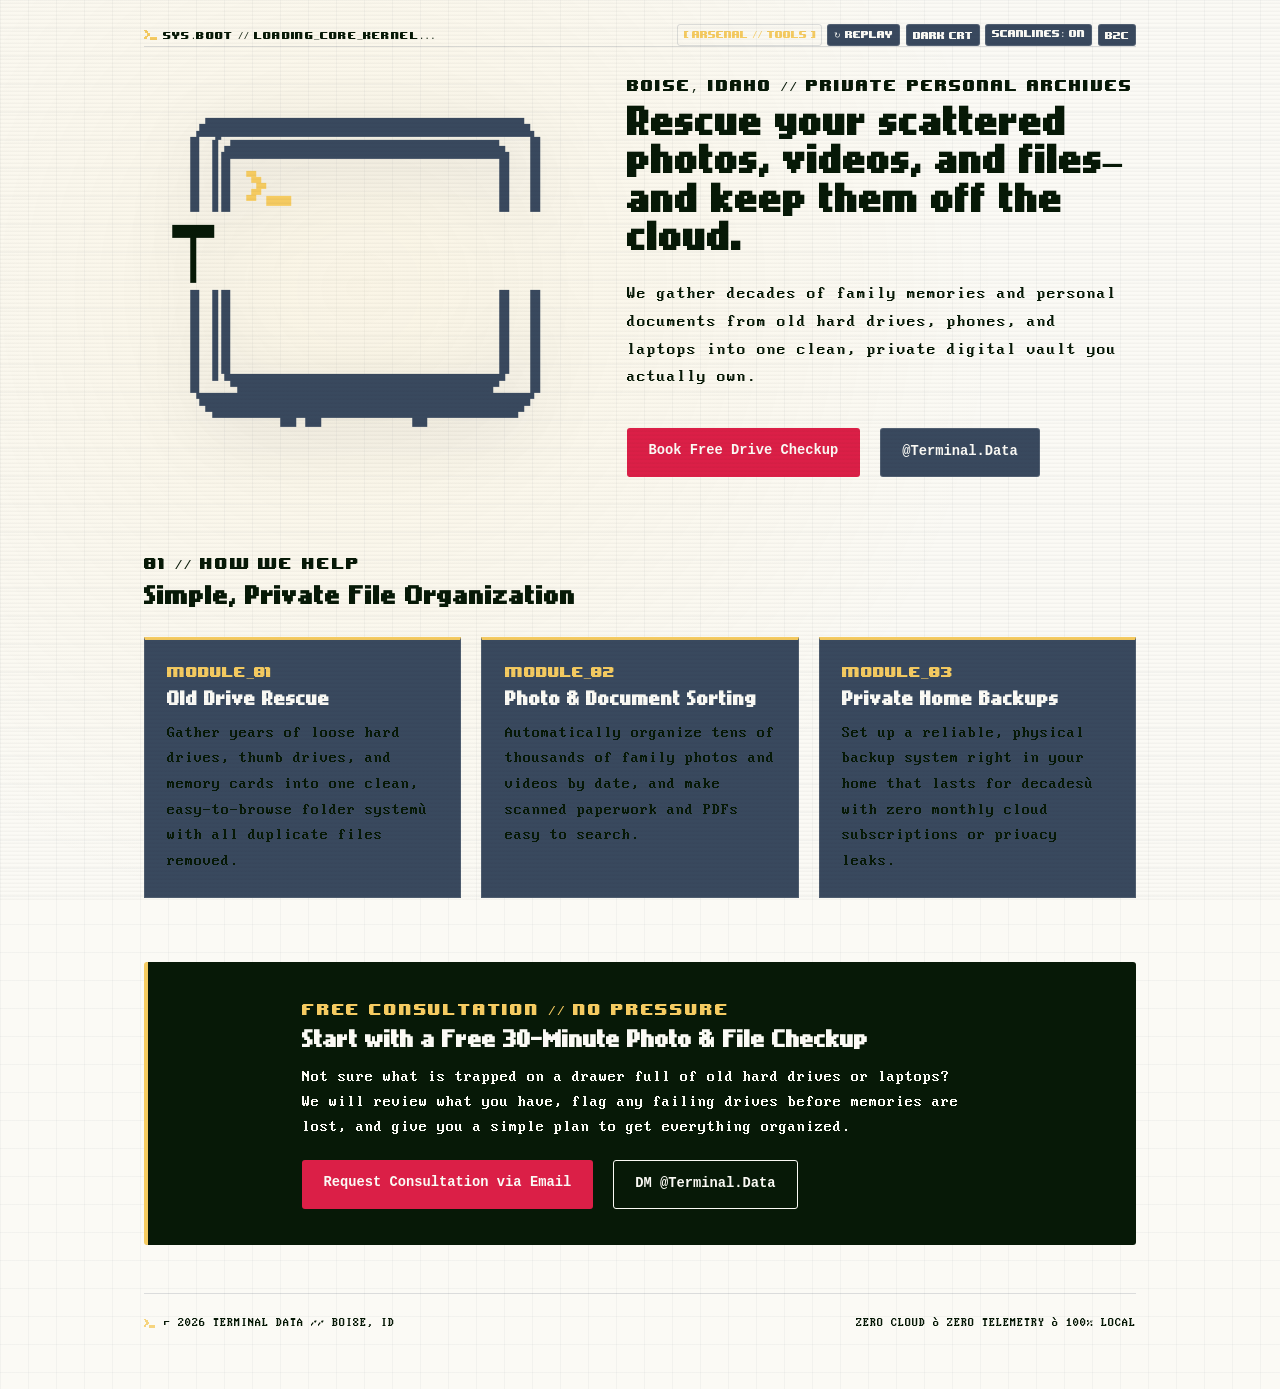
<file: index.html>
<!DOCTYPE html>
<html lang="en">
<head>
  <meta charset="UTF-8" />
  <meta name="viewport" content="width=device-width, initial-scale=1.0" />
  <meta name="description" content="Terminal Data — Air-gapped local data sovereignty, drive consolidation, and archive architecture in Boise, Idaho." />
  <title>Terminal Data | Local Data Sovereignty &amp; Archive Architecture</title>
  <!-- Custom Pixel Favicon -->
  <link rel="icon" type="image/png" href="favicon.png" />
  <link rel="stylesheet" href="styles/main.css?v=3" />
</head>
<body>
  <div class="ambient-backdrop"></div>
  <div id="scanline-overlay" class="scanline-overlay"></div>
  <div id="toast" class="toast">Boot sequence initialized</div>

  <div class="site-wrapper">
    <!-- Top Telemetry Navigation Bar with Custom Pixel Icon -->
    <header class="top-bar">
      <div class="brand-tag">
        <span class="custom-favicon-marker" title="Terminal Data Active">
          <img src="favicon.png" alt="" width="18" height="18" />
        </span>
        <span id="telemetry-text">SYS.BOOT // INITIALIZING...</span>
      </div>
      <div class="top-controls">
        <a class="arsenal-nav-link" href="arsenal.html" title="View custom tool suite">[ ARSENAL // TOOLS ]</a>
        <button id="btn-replay" class="pill-btn" type="button" title="Replay CRT Boot">↻ Replay</button>
        <button id="btn-theme" class="pill-btn" type="button">Dark CRT</button>
        <button id="btn-scanlines" class="pill-btn" type="button">Scanlines: On</button>
        <button id="btn-audience" class="pill-btn audience-toggle" type="button" title="Switch audience mode">B2C</button>
      </div>
    </header>

    <!-- Hero Section -->
    <section class="hero">
      <div class="hero-visual">
        <div id="logo-card" class="logo-card" title="Click to pulse CRT // Double-click to reboot">
          <canvas id="ambient-canvas"></canvas>
          <svg id="terminal-svg" viewBox="0 0 128 128" xmlns="http://www.w3.org/2000/svg" role="img" aria-label="TERMINAL Data Architecture Management Logo">
            <defs>
              <filter id="crt-glitch-filter" x="-10%" y="-10%" width="120%" height="120%">
                <feOffset in="SourceGraphic" dx="0" dy="0" result="redShift" id="glitch-r" />
                <feOffset in="SourceGraphic" dx="0" dy="0" result="blueShift" id="glitch-b" />
                <feColorMatrix in="redShift" type="matrix" values="1 0 0 0 0  0 0 0 0 0  0 0 0 0 0  0 0 0 0.7 0" result="redOnly" />
                <feColorMatrix in="blueShift" type="matrix" values="0 0 0 0 0  0 0.6 0 0 0  0 0 1 0 0  0 0 0 0.7 0" result="cyanOnly" />
                <feBlend mode="screen" in="redOnly" in2="cyanOnly" result="aberration" />
                <feBlend mode="normal" in="SourceGraphic" in2="aberration" />
              </filter>
            </defs>
            <rect id="crt-beam" class="crt-beam" x="10" y="60" width="108" height="8" fill="#F5CB61" />
            <g id="layer-monitor"></g>
            <g id="layer-prompt-chevron"></g>
            <g id="layer-prompt-cursor"></g>
            <g id="layer-terminal-text"></g>
            <g id="layer-tan-box"></g>
            <g id="layer-data-text"></g>
            <g id="layer-magenta-icon"></g>
            <g id="layer-subtext-arch"></g>
            <g id="layer-subtext-mgmt"></g>
          </svg>
        </div>
      </div>

      <div class="hero-copy">
        <div class="eyebrow" data-i18n="eyebrow">BOISE, IDAHO // PRIVATE PERSONAL ARCHIVES</div>
        <h1 data-i18n="headline">Rescue your scattered photos, videos, and files—and keep them off the cloud.</h1>
        <p class="lead" data-i18n="lead">
          We gather decades of family memories and personal documents from old hard drives, phones, and laptops into one clean, private digital vault you actually own.
        </p>
        <div class="hero-actions">
          <a class="btn btn-primary" href="#consultation" data-i18n="heroBtn">Book Free Drive Checkup</a>
          <a class="btn btn-secondary" href="https://instagram.com/terminal.data" target="_blank" rel="noopener">@Terminal.Data</a>
        </div>
      </div>
    </section>

    <!-- Core Capabilities Grid -->
    <section class="section" id="capabilities">
      <div class="section-header">
        <span class="mono-label" data-i18n="sectionLabel">01 // HOW WE HELP</span>
        <h2 data-i18n="sectionTitle">Simple, Private File Organization</h2>
      </div>
      <div class="grid">
        <article class="card">
          <div class="card-index">MODULE_01</div>
          <h3 data-i18n="card1Title">Old Drive Rescue</h3>
          <p data-i18n="card1Body">Gather years of loose hard drives, thumb drives, and memory cards into one clean, easy-to-browse folder system—with all duplicate files removed.</p>
        </article>
        <article class="card">
          <div class="card-index">MODULE_02</div>
          <h3 data-i18n="card2Title">Photo &amp; Document Sorting</h3>
          <p data-i18n="card2Body">Automatically organize tens of thousands of family photos and videos by date, and make scanned paperwork and PDFs easy to search.</p>
        </article>
        <article class="card">
          <div class="card-index">MODULE_03</div>
          <h3 data-i18n="card3Title">Private Home Backups</h3>
          <p data-i18n="card3Body">Set up a reliable, physical backup system right in your home that lasts for decades—with zero monthly cloud subscriptions or privacy leaks.</p>
        </article>
      </div>
    </section>

    <!-- Free Consultation CTA -->
    <section class="cta-box" id="consultation">
      <div class="cta-content">
        <div class="mono-label accent-tan" data-i18n="ctaEyebrow">FREE CONSULTATION // NO PRESSURE</div>
        <h2 data-i18n="ctaTitle">Start with a Free 30-Minute Photo &amp; File Checkup</h2>
        <p data-i18n="ctaBody">
          Not sure what is trapped on a drawer full of old hard drives or laptops? We will review what you have, flag any failing drives before memories are lost, and give you a simple plan to get everything organized.
        </p>
        <div class="hero-actions">
          <a class="btn btn-primary" id="mailto-link" href="mailto:YOUR_EMAIL@DOMAIN.COM?subject=Terminal%20Data%20-%20Free%20Personal%20Checkup" data-i18n-mailto>Request Consultation via Email</a>
          <a class="btn btn-outline-light" href="https://instagram.com/terminal.data" target="_blank" rel="noopener">DM @Terminal.Data</a>
        </div>
      </div>
    </section>

    <!-- Footer with Favicon Accent -->
    <footer>
      <div class="footer-left">
        <span class="footer-icon"><img src="favicon.png" alt="" width="16" height="16" /></span>
        <span>&copy; 2026 TERMINAL DATA // BOISE, ID</span>
      </div>
      <div>ZERO CLOUD &bull; ZERO TELEMETRY &bull; 100% LOCAL</div>
    </footer>
  </div>

  <script type="module" src="scripts/main.js"></script>
</body>
</html>
</file>
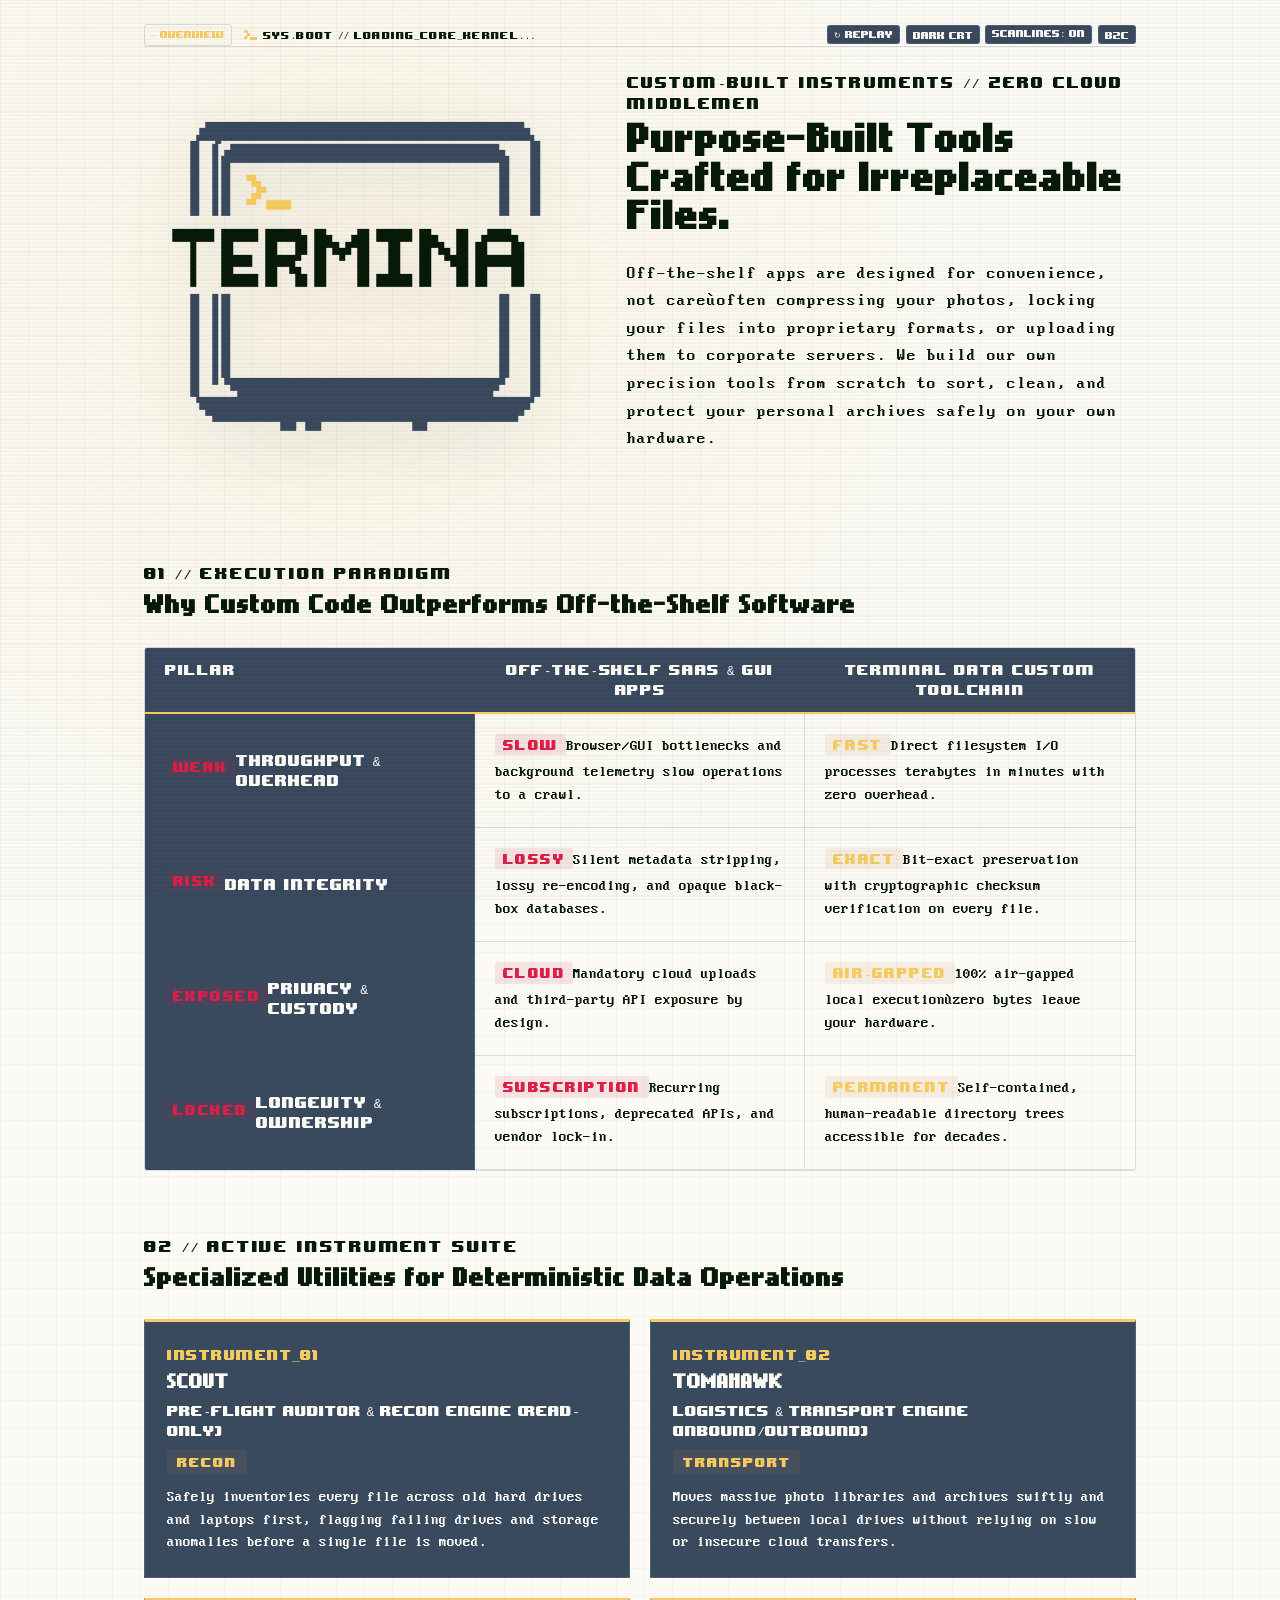
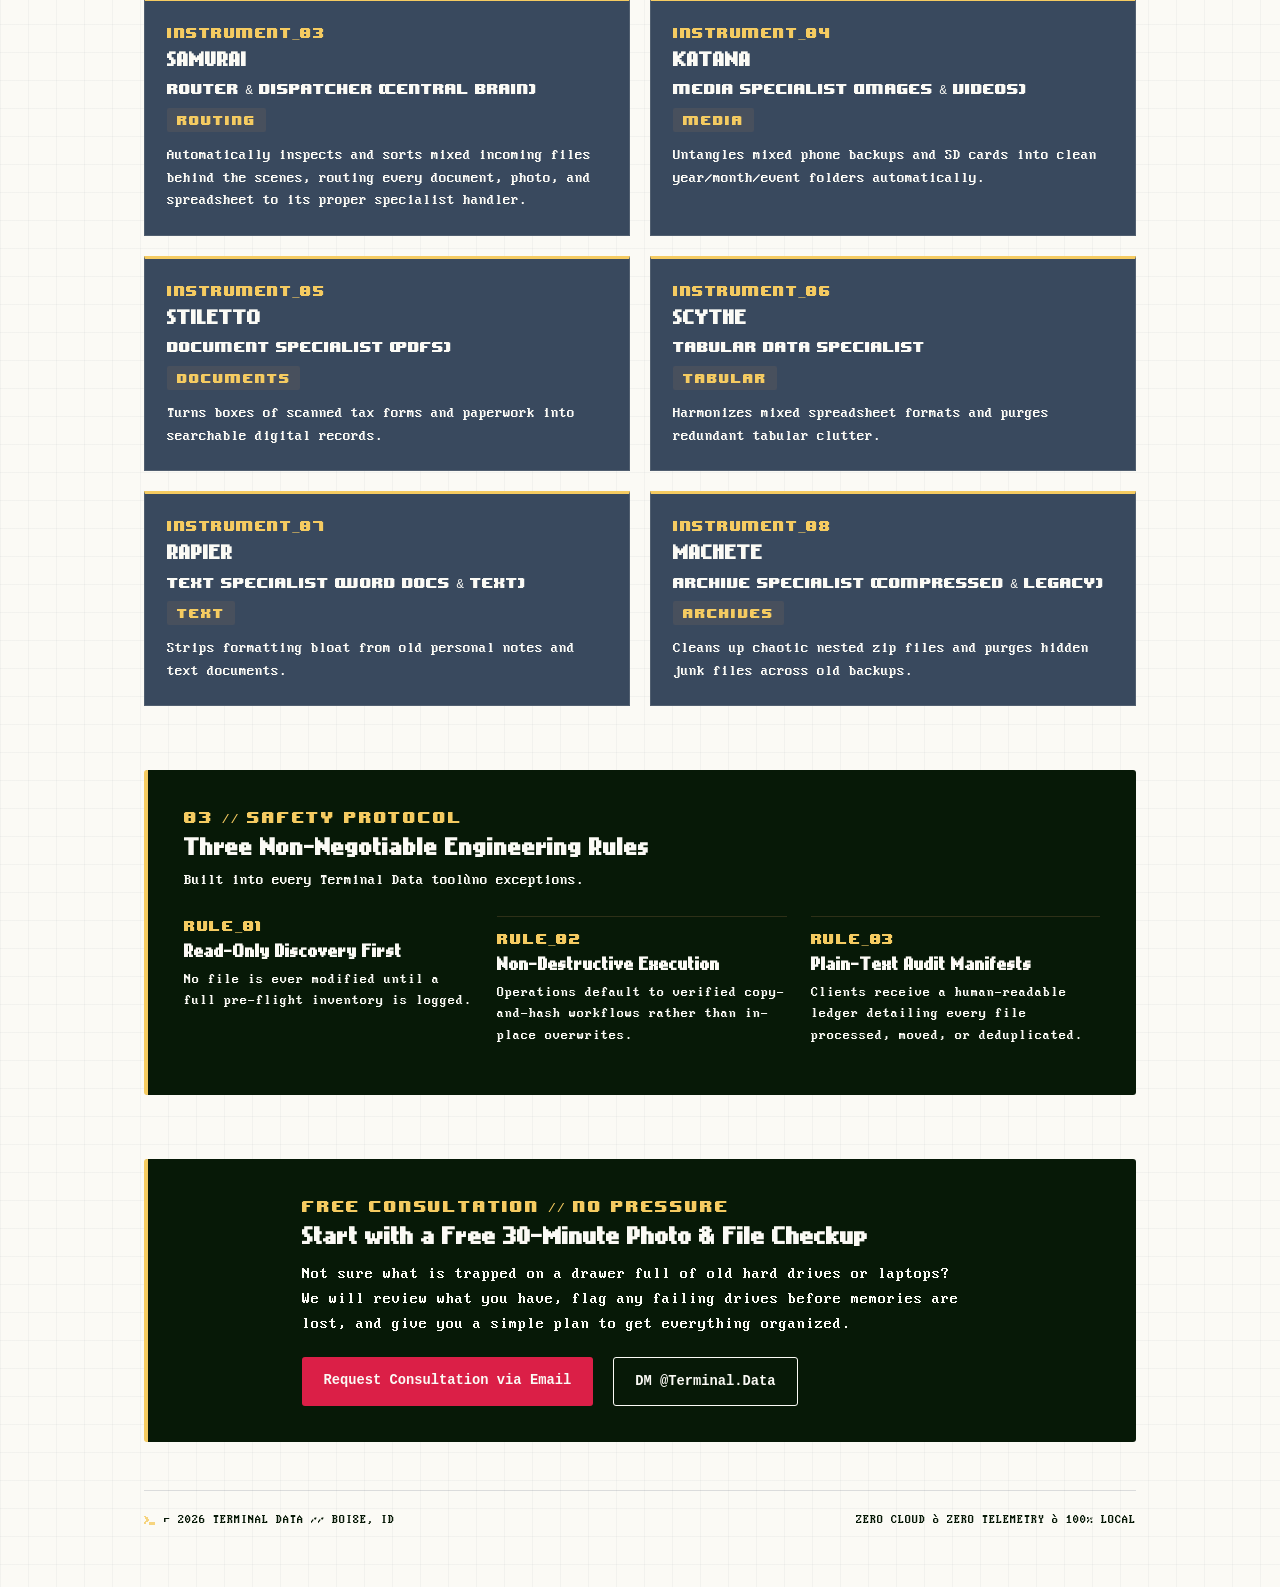
<file: arsenal.html>
<!DOCTYPE html>
<html lang="en">
<head>
  <meta charset="UTF-8" />
  <meta name="viewport" content="width=device-width, initial-scale=1.0" />
  <meta name="description" content="Terminal Data Arsenal — Proprietary zero-dependency command-line utilities for deterministic local data operations." />
  <title>Terminal Data | Arsenal // Custom Engine & Tool Suite</title>
  <!-- Custom Pixel Favicon -->
  <link rel="icon" type="image/png" href="favicon.png" />
  <link rel="stylesheet" href="styles/main.css" />
  <link rel="stylesheet" href="styles/arsenal.css" />
</head>
<body>
  <div class="ambient-backdrop"></div>
  <div id="scanline-overlay" class="scanline-overlay"></div>
  <div id="toast" class="toast">Boot sequence initialized</div>

  <div class="site-wrapper">
    <!-- Top Telemetry Navigation Bar -->
    <header class="top-bar">
      <div style="display:flex;align-items:center;gap:var(--space-md);">
        <a class="arsenal-nav-link" href="index.html" title="Return to overview">← Overview</a>
        <span class="brand-tag">
          <span class="custom-favicon-marker" title="Terminal Data Active">
            <img src="favicon.png" alt="" width="18" height="18" />
          </span>
          <span id="telemetry-text">SYS.ARSENAL // INITIALIZING...</span>
        </span>
      </div>
      <div class="top-controls">
        <button id="btn-replay" class="pill-btn" type="button" title="Replay CRT Boot">↻ Replay</button>
        <button id="btn-theme" class="pill-btn" type="button">Dark CRT</button>
        <button id="btn-scanlines" class="pill-btn" type="button">Scanlines: On</button>
        <button id="btn-audience" class="pill-btn audience-toggle" type="button" title="Switch audience mode">B2C</button>
      </div>
    </header>

    <!-- Hero Header -->
    <section class="hero">
      <div class="hero-visual">
        <div id="logo-card" class="logo-card" title="Click to pulse CRT // Double-click to reboot">
          <canvas id="ambient-canvas"></canvas>
          <svg id="terminal-svg" viewBox="0 0 128 128" xmlns="http://www.w3.org/2000/svg" role="img" aria-label="TERMINAL Data Architecture Management Logo">
            <defs>
              <filter id="crt-glitch-filter" x="-10%" y="-10%" width="120%" height="120%">
                <feOffset in="SourceGraphic" dx="0" dy="0" result="redShift" id="glitch-r" />
                <feOffset in="SourceGraphic" dx="0" dy="0" result="blueShift" id="glitch-b" />
                <feColorMatrix in="redShift" type="matrix" values="1 0 0 0 0  0 0 0 0 0  0 0 0 0 0  0 0 0 0.7 0" result="redOnly" />
                <feColorMatrix in="blueShift" type="matrix" values="0 0 0 0 0  0 0.6 0 0 0  0 0 1 0 0  0 0 0 0.7 0" result="cyanOnly" />
                <feBlend mode="screen" in="redOnly" in2="cyanOnly" result="aberration" />
                <feBlend mode="normal" in="SourceGraphic" in2="aberration" />
              </filter>
            </defs>
            <rect id="crt-beam" class="crt-beam" x="10" y="60" width="108" height="8" fill="#F5CB61" />
            <g id="layer-monitor"></g>
            <g id="layer-prompt-chevron"></g>
            <g id="layer-prompt-cursor"></g>
            <g id="layer-terminal-text"></g>
            <g id="layer-tan-box"></g>
            <g id="layer-data-text"></g>
            <g id="layer-magenta-icon"></g>
            <g id="layer-subtext-arch"></g>
            <g id="layer-subtext-mgmt"></g>
          </svg>
        </div>
      </div>

      <div class="hero-copy">
        <div class="eyebrow" data-i18n="arsenalEyebrow">CUSTOM-BUILT INSTRUMENTS // ZERO CLOUD MIDDLEMEN</div>
        <h1 data-i18n="arsenalTitle">Purpose-Built Tools Crafted for Irreplaceable Files.</h1>
        <p class="lead" data-i18n="arsenalLead">
          Off-the-shelf apps are designed for convenience, not care—often compressing your photos, locking your files into proprietary formats, or uploading them to corporate servers. We build our own precision tools from scratch to sort, clean, and protect your personal archives safely on your own hardware.
        </p>
      </div>
    </section>

    <!-- Section 01: Comparison Matrix -->
    <section class="arsenal-section" id="comparison">
      <div class="section-header">
        <span class="mono-label" data-i18n="section01Label">01 // EXECUTION PARADIGM</span>
        <h2 data-i18n="section01Title">Why Custom Code Outperforms Off-the-Shelf Software</h2>
      </div>

      <div class="comparison-matrix">
        <!-- Header Row -->
        <div class="comparison-header">
          <div class="comparison-header-cell">PILLAR</div>
          <div class="comparison-header-cell">OFF-THE-SHELF SAAS & GUI APPS</div>
          <div class="comparison-header-cell">TERMINAL DATA CUSTOM TOOLCHAIN</div>
        </div>

        <!-- Row 1: Throughput -->
        <div class="comparison-row">
          <div class="comparison-cell"><span class="comparison-pill negative">WEAK</span>Throughput &amp; Overhead</div>
          <div class="comparison-cell"><span class="comparison-pill negative">SLOW</span>Browser/GUI bottlenecks and background telemetry slow operations to a crawl.</div>
          <div class="comparison-cell"><span class="comparison-pill positive">FAST</span>Direct filesystem I/O processes terabytes in minutes with zero overhead.</div>
        </div>

        <!-- Row 2: Integrity -->
        <div class="comparison-row">
          <div class="comparison-cell"><span class="comparison-pill negative">RISK</span>Data Integrity</div>
          <div class="comparison-cell"><span class="comparison-pill negative">LOSSY</span>Silent metadata stripping, lossy re-encoding, and opaque black-box databases.</div>
          <div class="comparison-cell"><span class="comparison-pill positive">EXACT</span>Bit-exact preservation with cryptographic checksum verification on every file.</div>
        </div>

        <!-- Row 3: Privacy -->
        <div class="comparison-row">
          <div class="comparison-cell"><span class="comparison-pill negative">EXPOSED</span>Privacy &amp; Custody</div>
          <div class="comparison-cell"><span class="comparison-pill negative">CLOUD</span>Mandatory cloud uploads and third-party API exposure by design.</div>
          <div class="comparison-cell"><span class="comparison-pill positive">AIR-GAPPED</span>100% air-gapped local execution—zero bytes leave your hardware.</div>
        </div>

        <!-- Row 4: Longevity -->
        <div class="comparison-row">
          <div class="comparison-cell"><span class="comparison-pill negative">LOCKED</span>Longevity &amp; Ownership</div>
          <div class="comparison-cell"><span class="comparison-pill negative">SUBSCRIPTION</span>Recurring subscriptions, deprecated APIs, and vendor lock-in.</div>
          <div class="comparison-cell"><span class="comparison-pill positive">PERMANENT</span>Self-contained, human-readable directory trees accessible for decades.</div>
        </div>
      </div>
    </section>

    <!-- Section 02: Instrument Suite -->
    <section class="arsenal-section" id="instruments">
      <div class="section-header">
        <span class="mono-label" data-i18n="section02Label">02 // ACTIVE INSTRUMENT SUITE</span>
        <h2 data-i18n="section02Title">Specialized Utilities for Deterministic Data Operations</h2>
      </div>

      <div class="instrument-grid">
        <!-- INSTRUMENT_01: SCOUT -->
        <article class="instrument-card">
          <div class="instrument-index">INSTRUMENT_01</div>
          <h3 class="instrument-name" data-i18n="scoutName">SCOUT</h3>
          <div class="instrument-subtitle" data-i18n="scoutSubtitle">Pre-Flight Auditor &amp; Recon Engine (Read-Only)</div>
          <span class="instrument-badge" data-i18n="scoutBadge">RECON</span>
          <p class="instrument-desc" data-i18n="scoutDesc">Safely inventories every file across old hard drives and laptops first, flagging failing drives and storage anomalies before a single file is moved.</p>
        </article>

        <!-- INSTRUMENT_02: TOMAHAWK -->
        <article class="instrument-card">
          <div class="instrument-index">INSTRUMENT_02</div>
          <h3 class="instrument-name" data-i18n="tomahawkName">TOMAHAWK</h3>
          <div class="instrument-subtitle" data-i18n="tomahawkSubtitle">Logistics &amp; Transport Engine (Inbound/Outbound)</div>
          <span class="instrument-badge" data-i18n="tomahawkBadge">TRANSPORT</span>
          <p class="instrument-desc" data-i18n="tomahawkDesc">Moves massive photo libraries and archives swiftly and securely between local drives without relying on slow or insecure cloud transfers.</p>
        </article>

        <!-- INSTRUMENT_03: SAMURAI -->
        <article class="instrument-card">
          <div class="instrument-index">INSTRUMENT_03</div>
          <h3 class="instrument-name" data-i18n="samuraiName">SAMURAI</h3>
          <div class="instrument-subtitle" data-i18n="samuraiSubtitle">Router &amp; Dispatcher (Central Brain)</div>
          <span class="instrument-badge" data-i18n="samuraiBadge">ROUTING</span>
          <p class="instrument-desc" data-i18n="samuraiDesc">Automatically inspects and sorts mixed incoming files behind the scenes, routing every document, photo, and spreadsheet to its proper specialist handler.</p>
        </article>

        <!-- INSTRUMENT_04: KATANA (Media Specialist) -->
        <article class="instrument-card">
          <div class="instrument-index">INSTRUMENT_04</div>
          <h3 class="instrument-name" data-i18n="katanaName">KATANA</h3>
          <div class="instrument-subtitle" data-i18n="katanaSubtitle">Media Specialist (Images &amp; Videos)</div>
          <span class="instrument-badge" data-i18n="katanaBadge">MEDIA</span>
          <p class="instrument-desc" data-i18n="katanaDesc">Untangles mixed phone backups and SD cards into clean year/month/event folders automatically.</p>
        </article>

        <!-- INSTRUMENT_05: STILETTO (PDF Specialist) -->
        <article class="instrument-card">
          <div class="instrument-index">INSTRUMENT_05</div>
          <h3 class="instrument-name" data-i18n="stilettoName">STILETTO</h3>
          <div class="instrument-subtitle" data-i18n="stilettoSubtitle">Document Specialist (PDFs)</div>
          <span class="instrument-badge" data-i18n="stilettoBadge">DOCUMENTS</span>
          <p class="instrument-desc" data-i18n="stilettoDesc">Turns boxes of scanned tax forms and paperwork into searchable digital records.</p>
        </article>

        <!-- INSTRUMENT_06: SCYTHE (Tabular Data Specialist) -->
        <article class="instrument-card">
          <div class="instrument-index">INSTRUMENT_06</div>
          <h3 class="instrument-name" data-i18n="scytheName">SCYTHE</h3>
          <div class="instrument-subtitle" data-i18n="scytheSubtitle">Tabular Data Specialist</div>
          <span class="instrument-badge" data-i18n="scytheBadge">TABULAR</span>
          <p class="instrument-desc" data-i18n="scytheDesc">Harmonizes mixed spreadsheet formats and purges redundant tabular clutter.</p>
        </article>

        <!-- INSTRUMENT_07: RAPIER (Text Specialist) -->
        <article class="instrument-card">
          <div class="instrument-index">INSTRUMENT_07</div>
          <h3 class="instrument-name" data-i18n="rapierName">RAPIER</h3>
          <div class="instrument-subtitle" data-i18n="rapierSubtitle">Text Specialist (Word Docs &amp; Text)</div>
          <span class="instrument-badge" data-i18n="rapierBadge">TEXT</span>
          <p class="instrument-desc" data-i18n="rapierDesc">Strips formatting bloat from old personal notes and text documents.</p>
        </article>

        <!-- INSTRUMENT_08: MACHETE (Archive Specialist) -->
        <article class="instrument-card">
          <div class="instrument-index">INSTRUMENT_08</div>
          <h3 class="instrument-name" data-i18n="macheteName">MACHETE</h3>
          <div class="instrument-subtitle" data-i18n="macheteSubtitle">Archive Specialist (Compressed &amp; Legacy)</div>
          <span class="instrument-badge" data-i18n="macheteBadge">ARCHIVES</span>
          <p class="instrument-desc" data-i18n="macheteDesc">Cleans up chaotic nested zip files and purges hidden junk files across old backups.</p>
        </article>
      </div>
    </section>

    <!-- Section 03: Safety Protocol -->
    <section class="arsenal-section" id="safety">
      <div class="safety-protocol">
        <div class="safety-protocol-header">
          <span class="mono-label accent-tan" data-i18n="section03Label">03 // SAFETY PROTOCOL</span>
          <h2 data-i18n="section03Title">Three Non-Negotiable Engineering Rules</h2>
          <p>Built into every Terminal Data tool—no exceptions.</p>
        </div>

        <div class="safety-rules">
          <div class="safety-rule">
            <div class="safety-rule-index">RULE_01</div>
            <h3 data-i18n="safetyRule1Title">Read-Only Discovery First</h3>
            <p data-i18n="safetyRule1Desc">No file is ever modified until a full pre-flight inventory is logged.</p>
          </div>

          <div class="safety-rule">
            <div class="safety-rule-index">RULE_02</div>
            <h3 data-i18n="safetyRule2Title">Non-Destructive Execution</h3>
            <p data-i18n="safetyRule2Desc">Operations default to verified copy-and-hash workflows rather than in-place overwrites.</p>
          </div>

          <div class="safety-rule">
            <div class="safety-rule-index">RULE_03</div>
            <h3 data-i18n="safetyRule3Title">Plain-Text Audit Manifests</h3>
            <p data-i18n="safetyRule3Desc">Clients receive a human-readable ledger detailing every file processed, moved, or deduplicated.</p>
          </div>
        </div>
      </div>
    </section>

    <!-- Bottom CTA -->
    <section class="arsenal-cta" id="consultation">
      <div class="cta-content">
        <div class="mono-label accent-tan" data-i18n="arsenalCtaEyebrow">FREE CONSULTATION // NO PRESSURE</div>
        <h2 data-i18n="arsenalCtaTitle">Start with a Free 30-Minute Photo &amp; File Checkup</h2>
        <p data-i18n="arsenalCtaBody">
          Not sure what is trapped on a drawer full of old hard drives or laptops? We will review what you have, flag any failing drives before memories are lost, and give you a simple plan to get everything organized.
        </p>
        <div class="hero-actions">
          <a class="btn btn-primary" id="mailto-link" href="mailto:YOUR_EMAIL@DOMAIN.COM?subject=Terminal%20Data%20-%20Free%20Personal%20Checkup" data-i18n-mailto>Request Consultation via Email</a>
          <a class="btn btn-outline-light" href="https://instagram.com/terminal.data" target="_blank" rel="noopener">DM @Terminal.Data</a>
        </div>
      </div>
    </section>

    <!-- Footer -->
    <footer>
      <div class="footer-left">
        <span class="footer-icon"><img src="favicon.png" alt="" width="16" height="16" /></span>
        <span>&copy; 2026 TERMINAL DATA // BOISE, ID</span>
      </div>
      <div>ZERO CLOUD &bull; ZERO TELEMETRY &bull; 100% LOCAL</div>
    </footer>
  </div>

  <script type="module" src="scripts/main.js"></script>
</body>
</html>
</file>
<file: styles/main.css>
/* ==========================================================================
   Terminal Data — Main Stylesheet
   Aggregator: imports all modular pieces in load order.
   ========================================================================== */

@import url("variables.css");
@import url("reset.css");
@import url("base.css");
@import url("layout.css");
@import url("effects.css");
@import url("header.css");
@import url("hero.css");
@import url("buttons.css");
@import url("cards.css");
@import url("cta.css");
@import url("footer.css");
@import url("favicon-markers.css");
@import url("responsive.css");
</file>
<file: styles/arsenal.css>
/* ===========================================================================
   Terminal Data — Arsenal Page Styles
   Comparison matrix, instrument cards, safety protocol block.
   =========================================================================== */

/* ---- Arsenal-specific section overrides ---- */

.arsenal-section {
  margin-bottom: var(--space-6xl);
}

/* ---- Comparison Matrix (Section 01) ---- */

.comparison-matrix {
  display: grid;
  grid-template-columns: 1fr 1fr 1fr;
  gap: 0;
  border: 1px solid var(--border-subtle);
  border-radius: 3px;
  overflow: hidden;
}

.comparison-header {
  display: contents;
}

.comparison-header-cell {
  font-family: var(--midbold);
  font-size: 0.78rem;
  letter-spacing: 0.06em;
  padding: var(--space-md) var(--space-lg);
  text-align: center;
  border-bottom: 2px solid var(--earth-brown);
  background: var(--slate-dark);
  color: var(--bg-canvas);
}

.comparison-header-cell:first-child {
  text-align: left;
  color: var(--bg-canvas);
}

.comparison-header-cell:nth-child(2) {
  color: var(--bg-canvas);
}

.comparison-header-cell:nth-child(3) {
  color: var(--bg-canvas);
}

.comparison-row {
  display: contents;
}

.comparison-cell {
  padding: var(--space-lg);
  border-bottom: 1px solid var(--border-subtle);
  font-size: 0.92rem;
  line-height: 1.55;
  vertical-align: top;
  background: transparent;
}

.comparison-cell:first-child {
  font-family: var(--midbold);
  font-size: 0.82rem;
  color: var(--bg-canvas);
  background: var(--slate-dark);
  border-right: 1px solid rgba(251, 250, 245, 0.12);
  display: flex;
  align-items: center;
}

/* Dark mode: column 1 = slate bg, white text */
body.dark-mode .comparison-cell:first-child {
  color: var(--bg-canvas);
  background: var(--surface-card);
  border-right: 1px solid rgba(251, 250, 245, 0.12);
}

.comparison-cell:nth-child(2) {
  color: var(--ink-black);
  border-right: 1px solid var(--border-subtle);
}

.comparison-cell:nth-child(3) {
  color: var(--ink-black);
}

/* Dark mode: columns 2-3, rows 2-5 = transparent bg, slate text */
body.dark-mode .comparison-cell:nth-child(2),
body.dark-mode .comparison-cell:nth-child(3) {
  background: var(--surface-card);
  color: var(--bg-canvas);
  border-right: 1px solid var(--border-subtle);
}

body.dark-mode .comparison-cell:nth-child(3) {
  border-right: none;
}

/* Pill badges inside comparison cells */
.comparison-pill {
  display: inline-block;
  font-family: var(--midbold);
  font-size: 0.72rem;
  padding: 2px 8px;
  border-radius: 2px;
  margin-bottom: var(--space-xs);
  letter-spacing: 0.04em;
}

.comparison-pill.negative {
  background: rgba(199, 29, 69, 0.1);
  color: var(--crimson);
}

.comparison-pill.positive {
  background: rgba(200, 138, 88, 0.12);
  color: var(--earth-brown);
}

/* ---- Instrument Cards (Section 02) ---- */

.instrument-grid {
  display: grid;
  grid-template-columns: repeat(auto-fit, minmax(320px, 1fr));
  gap: var(--space-lg);
}

.instrument-card {
  background: var(--slate-dark);
  border: 1px solid rgba(251, 250, 245, 0.12);
  border-top: 3px solid var(--earth-brown);
  padding: 1.4rem;
  transition: border-top-color var(--transition-base) ease, box-shadow var(--transition-base) ease;
}

.instrument-card:hover {
  border-top-color: var(--crimson);
  box-shadow: 0 4px 20px rgba(18, 19, 22, 0.06);
}

body.dark-mode .instrument-card {
  background: var(--surface-card);
  border: 1px solid rgba(232, 228, 223, 0.12);
  border-top: 3px solid var(--earth-brown);
}

body.dark-mode .instrument-card:hover {
  box-shadow: 0 4px 20px rgba(0, 0, 0, 0.3);
}

body.dark-mode .instrument-name {
  color: var(--bg-canvas);
}

body.dark-mode .instrument-subtitle {
  color: var(--bg-canvas);
}

body.dark-mode .instrument-desc {
  color: var(--bg-canvas);
}

.instrument-index {
  font-family: var(--midbold);
  font-size: 0.76rem;
  color: var(--earth-brown);
  letter-spacing: 0.04em;
  margin-bottom: var(--space-xs);
}

.instrument-name {
  font-family: var(--header);
  font-size: 1.0rem;
  font-weight: 700;
  letter-spacing: 0;
  margin-bottom: var(--space-xs);
  color: var(--bg-canvas);
}

.instrument-subtitle {
  font-family: var(--midbold);
  font-size: 0.78rem;
  color: var(--bg-canvas);
  margin-bottom: var(--space-sm);
}

.instrument-badge {
  display: inline-block;
  font-family: var(--midbold);
  font-size: 0.7rem;
  letter-spacing: 0.08em;
  padding: 3px 10px;
  border-radius: 2px;
  background: rgba(200, 138, 88, 0.1);
  color: var(--earth-brown);
  margin-bottom: var(--space-md);
}

.instrument-desc {
  font-size: 0.92rem;
  color: var(--bg-canvas);
  line-height: 1.55;
}

/* ---- Safety Protocol (Section 03) ---- */

.safety-protocol {
  background-color: var(--ink-black);
  color: var(--bg-canvas);
  padding: var(--space-2xl);
  border-left: 4px solid var(--earth-brown);
  border-radius: 3px;
}

body.dark-mode .safety-protocol {
  background-color: var(--surface-card);
  border: 1px solid rgba(232, 228, 223, 0.12);
  border-left: 4px solid var(--earth-brown);
}

.safety-protocol-header {
  margin-bottom: var(--space-xl);
}

.safety-protocol-header h2 {
  font-family: var(--header);
  font-size: 1.15rem;
  margin-bottom: var(--space-xs);
}

body.dark-mode .safety-protocol-header h2 {
  color: var(--bg-canvas);
}

.safety-protocol-header p {
  font-size: 0.92rem;
  color: var(--bg-canvas);
}

body.dark-mode .safety-protocol-header p {
  color: var(--bg-canvas);
}

.safety-rules {
  display: grid;
  grid-template-columns: repeat(auto-fit, minmax(260px, 1fr));
  gap: var(--space-xl);
}

.safety-rule {
  padding: var(--space-md) 0;
  border-top: 1px solid rgba(200, 138, 88, 0.2);
}

.safety-rule:first-child {
  border-top: none;
  padding-top: 0;
}

.safety-rule-index {
  font-family: var(--midbold);
  font-size: 0.76rem;
  color: var(--earth-brown);
  letter-spacing: 0.06em;
  margin-bottom: var(--space-xs);
}

.safety-rule h3 {
  font-family: var(--header);
  font-size: 0.85rem;
  margin-bottom: var(--space-xs);
  color: var(--bg-canvas);
}

body.dark-mode .safety-rule h3 {
  color: var(--bg-canvas);
}

.safety-rule p {
  font-size: 0.88rem;
  color: var(--bg-canvas);
  line-height: 1.55;
}

body.dark-mode .safety-rule p {
  color: var(--ink-black);
}

/* ---- Arsenal CTA (dark variant) ---- */

.arsenal-cta {
  background-color: var(--ink-black);
  color: var(--bg-canvas);
  padding: var(--space-2xl);
  border-left: 4px solid var(--earth-brown);
  border-radius: 3px;
  margin-bottom: var(--space-4xl);
}

body.dark-mode .arsenal-cta {
  background-color: var(--surface-card);
  border: 1px solid rgba(232, 228, 223, 0.12);
  border-left: 4px solid var(--earth-brown);
}

.arsenal-cta h2 {
  font-family: var(--header);
  font-size: 1.2rem;
  margin-bottom: var(--space-sm);
}

body.dark-mode .arsenal-cta h2 {
  color: var(--bg-canvas);
}

.arsenal-cta p {
  color: var(--bg-canvas);
  max-width: 660px;
  margin-bottom: var(--space-lg);
  font-size: 0.98rem;
}

body.dark-mode .arsenal-cta p {
  color: var(--ink-black);
}

/* ---- Responsive ---- */

@media (max-width: 820px) {
  .comparison-matrix {
    grid-template-columns: 1fr;
  }

  .comparison-header-cell {
    display: none;
  }

  .comparison-row {
    display: block;
  }

  .comparison-cell {
    display: block;
    border-right: none !important;
    padding-left: var(--space-xl);
  }

  .comparison-cell:first-child {
    border-right: none;
    border-bottom: 1px solid var(--border-subtle);
    padding-left: var(--space-lg);
  }

  .instrument-grid {
    grid-template-columns: 1fr;
  }

  .safety-rules {
    grid-template-columns: 1fr;
  }
}
</file>
